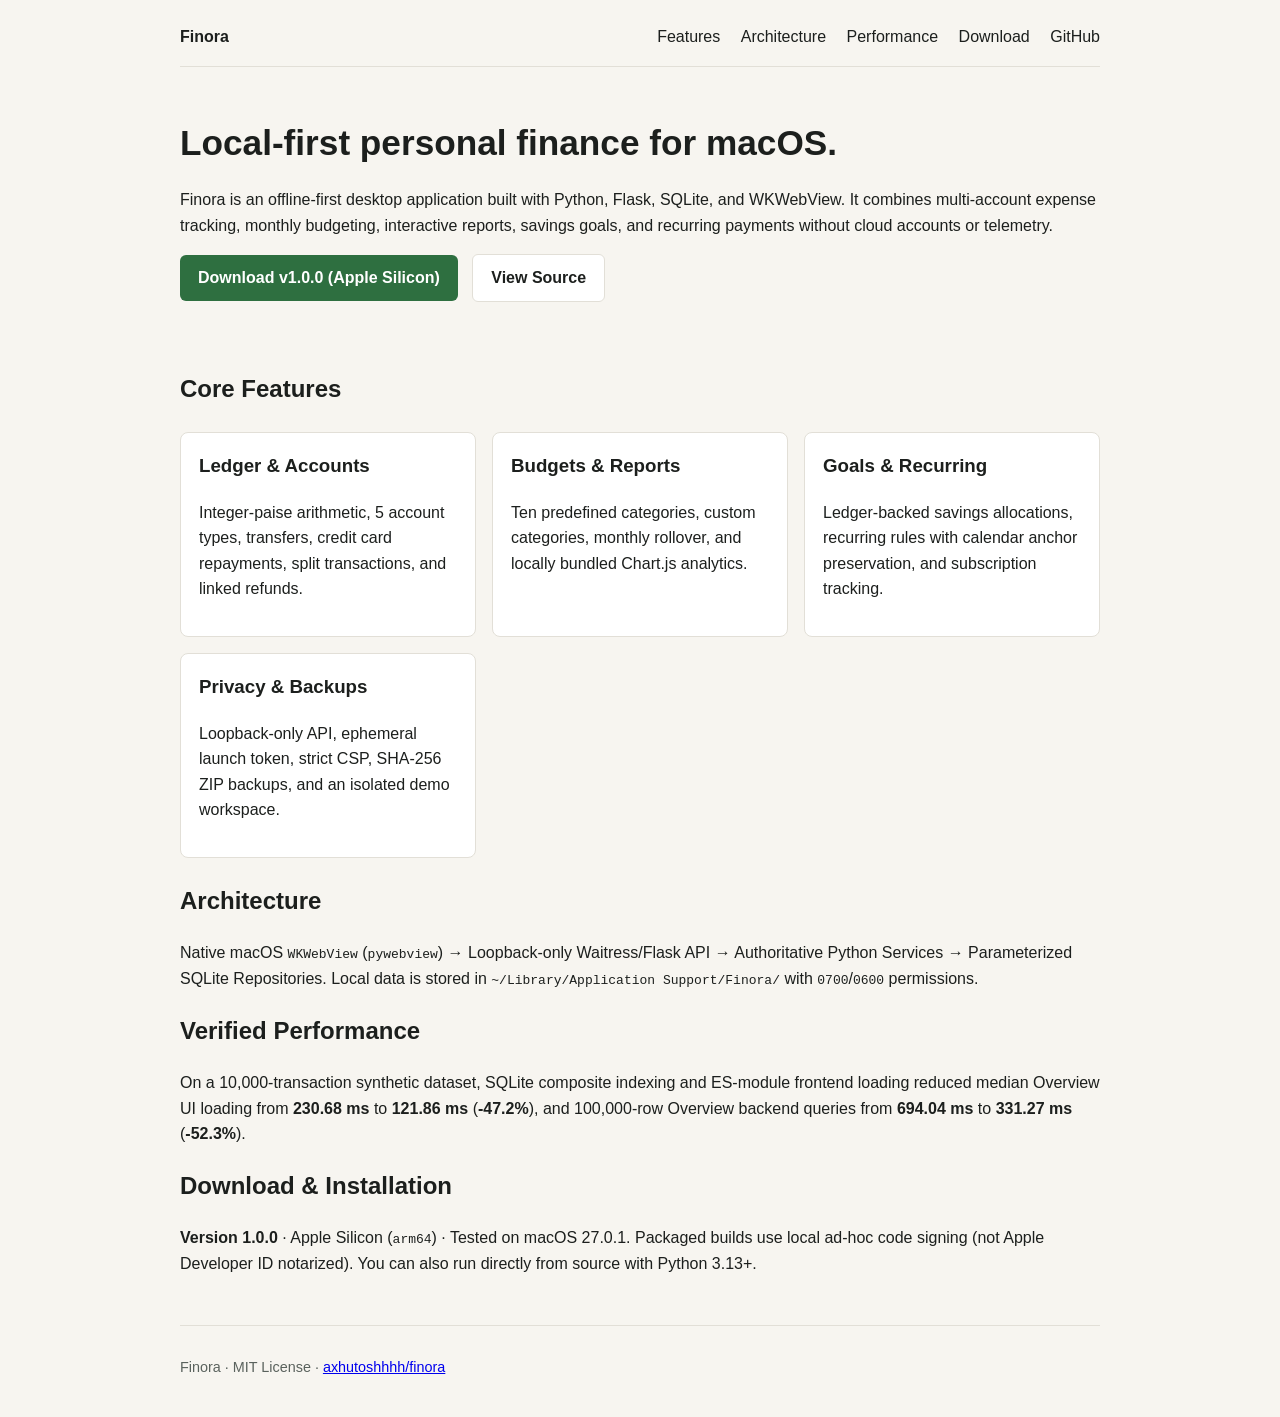
<file: index.html>
<!DOCTYPE html>
<html lang="en">
<head>
  <meta charset="utf-8">
  <meta name="viewport" content="width=device-width, initial-scale=1">
  <title>Finora — Local-First Personal Finance for macOS</title>
  <link rel="stylesheet" href="styles.css">
</head>
<body>
  <div class="container">
    <header>
      <strong>Finora</strong>
      <nav aria-label="Primary">
        <a href="#features">Features</a>
        <a href="#architecture">Architecture</a>
        <a href="#performance">Performance</a>
        <a href="#download">Download</a>
        <a href="https://github.com/axhutoshhhh/finora">GitHub</a>
      </nav>
    </header>

    <main>
      <section class="hero">
        <h1>Local-first personal finance for macOS.</h1>
        <p>Finora is an offline-first desktop application built with Python, Flask, SQLite, and WKWebView. It combines multi-account expense tracking, monthly budgeting, interactive reports, savings goals, and recurring payments without cloud accounts or telemetry.</p>
        <p>
          <a class="btn" href="https://github.com/axhutoshhhh/finora/releases/tag/v1.0.0">Download v1.0.0 (Apple Silicon)</a>
          <a class="btn btn-secondary" href="https://github.com/axhutoshhhh/finora">View Source</a>
        </p>
      </section>

      <section id="features">
        <h2>Core Features</h2>
        <div class="grid">
          <div class="card"><h3>Ledger &amp; Accounts</h3><p>Integer-paise arithmetic, 5 account types, transfers, credit card repayments, split transactions, and linked refunds.</p></div>
          <div class="card"><h3>Budgets &amp; Reports</h3><p>Ten predefined categories, custom categories, monthly rollover, and locally bundled Chart.js analytics.</p></div>
          <div class="card"><h3>Goals &amp; Recurring</h3><p>Ledger-backed savings allocations, recurring rules with calendar anchor preservation, and subscription tracking.</p></div>
          <div class="card"><h3>Privacy &amp; Backups</h3><p>Loopback-only API, ephemeral launch token, strict CSP, SHA-256 ZIP backups, and an isolated demo workspace.</p></div>
        </div>
      </section>

      <section id="architecture">
        <h2>Architecture</h2>
        <p>Native macOS <code>WKWebView</code> (<code>pywebview</code>) → Loopback-only Waitress/Flask API → Authoritative Python Services → Parameterized SQLite Repositories. Local data is stored in <code>~/Library/Application Support/Finora/</code> with <code>0700</code>/<code>0600</code> permissions.</p>
      </section>

      <section id="performance">
        <h2>Verified Performance</h2>
        <p>On a 10,000-transaction synthetic dataset, SQLite composite indexing and ES-module frontend loading reduced median Overview UI loading from <strong>230.68 ms</strong> to <strong>121.86 ms</strong> (<strong>-47.2%</strong>), and 100,000-row Overview backend queries from <strong>694.04 ms</strong> to <strong>331.27 ms</strong> (<strong>-52.3%</strong>).</p>
      </section>

      <section id="download">
        <h2>Download &amp; Installation</h2>
        <p><strong>Version 1.0.0</strong> · Apple Silicon (<code>arm64</code>) · Tested on macOS 27.0.1. Packaged builds use local ad-hoc code signing (not Apple Developer ID notarized). You can also run directly from source with Python 3.13+.</p>
      </section>
    </main>

    <footer>
      <p>Finora · MIT License · <a href="https://github.com/axhutoshhhh/finora">axhutoshhhh/finora</a></p>
    </footer>
  </div>
</body>
</html>
</file>
<file: styles.css>
:root {
  --bg: #f7f5f0;
  --surface: #ffffff;
  --text: #1c1f1d;
  --muted: #5a625d;
  --accent: #2e6f40;
  --border: #e2dfd7;
}
* { box-sizing: border-box; }
body {
  margin: 0;
  font-family: -apple-system, BlinkMacSystemFont, "SF Pro Text", "Segoe UI", sans-serif;
  background: var(--bg);
  color: var(--text);
  line-height: 1.6;
}
.container { max-width: 960px; margin: 0 auto; padding: 24px 20px; }
header {
  display: flex;
  justify-content: space-between;
  align-items: center;
  border-bottom: 1px solid var(--border);
  padding-bottom: 16px;
}
nav a { margin-left: 16px; color: var(--text); text-decoration: none; font-weight: 500; }
nav a:hover { color: var(--accent); }
.hero { padding: 48px 0 32px; }
.hero h1 { font-size: 2.2rem; margin: 0 0 12px; }
.btn {
  display: inline-block;
  padding: 10px 18px;
  border-radius: 6px;
  background: var(--accent);
  color: #fff;
  text-decoration: none;
  font-weight: 600;
  margin-right: 10px;
}
.btn-secondary { background: var(--surface); color: var(--text); border: 1px solid var(--border); }
.grid { display: grid; grid-template-columns: repeat(auto-fit, minmax(260px, 1fr)); gap: 16px; margin: 24px 0; }
.card { background: var(--surface); border: 1px solid var(--border); border-radius: 8px; padding: 18px; }
.card h3 { margin-top: 0; }
footer { border-top: 1px solid var(--border); margin-top: 48px; padding-top: 16px; color: var(--muted); font-size: 0.9rem; }
</file>
